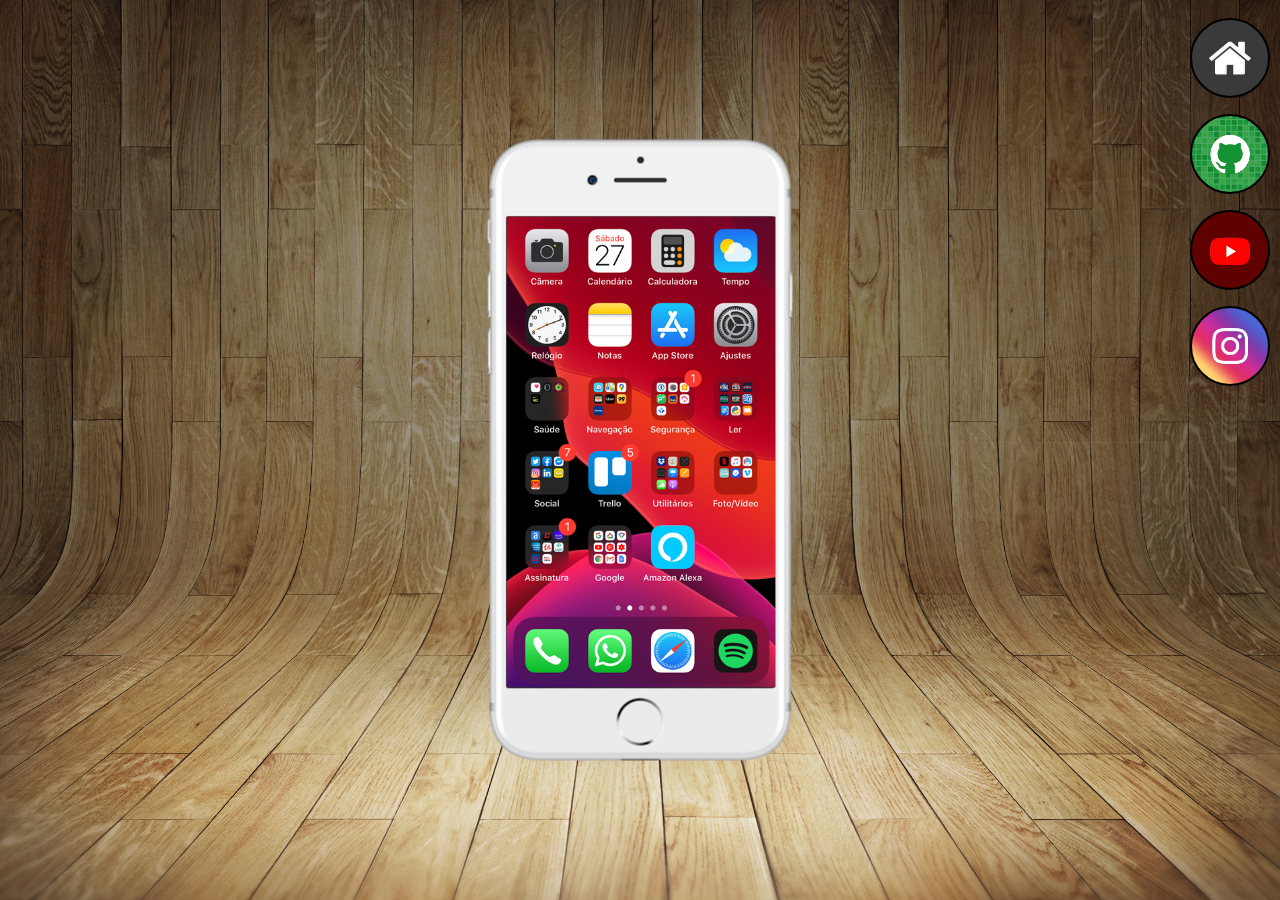
<file: index.html>
<!DOCTYPE html>
<html lang="pt-br">
<head>
    <meta charset="UTF-8">
    <meta name="viewport" content="width=device-width, initial-scale=1.0">
    <title>projeto-social</title>
    <link rel="stylesheet" href="style.css">
    <link rel="shortcut icon" href="favicon.ico" type="image/x-icon">
</head>
<body>
    <main>
        <section id="apps">
            <a href="home.html" target="tela">
                <button id="home"></button>
            </a>
            <a href="github.html" target="tela">
                <button id="github"></button>
            </a>
            <a href="youtube.html" target="tela">
                <button id="youtube"></button>
            </a>
            <a href="instagram.html" target="tela">
                <button id="insta"></button>
            </a>
        </section>
        <section id="celular">
            <iframe src="home.html" name="tela" id="tela" frameborder="0"></iframe>
        </section>
    </main>
</body>
</html>
</file>
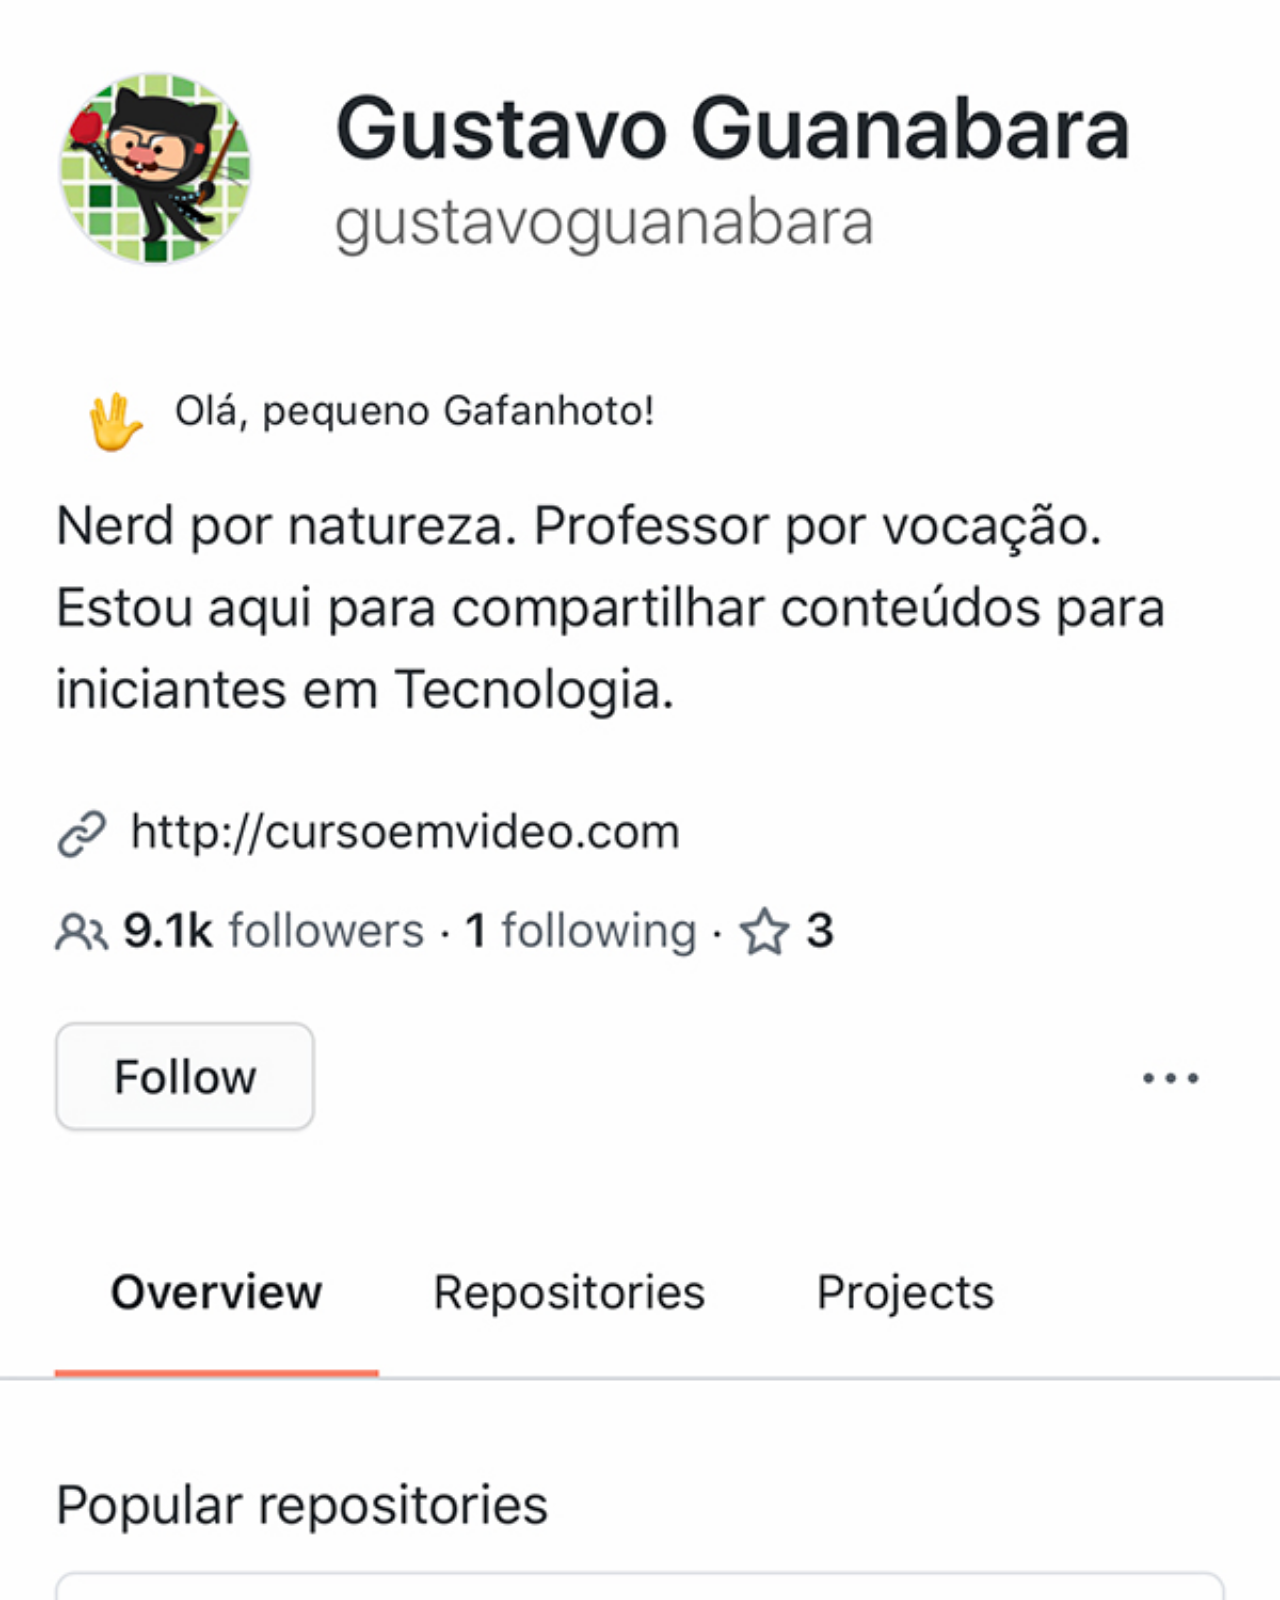
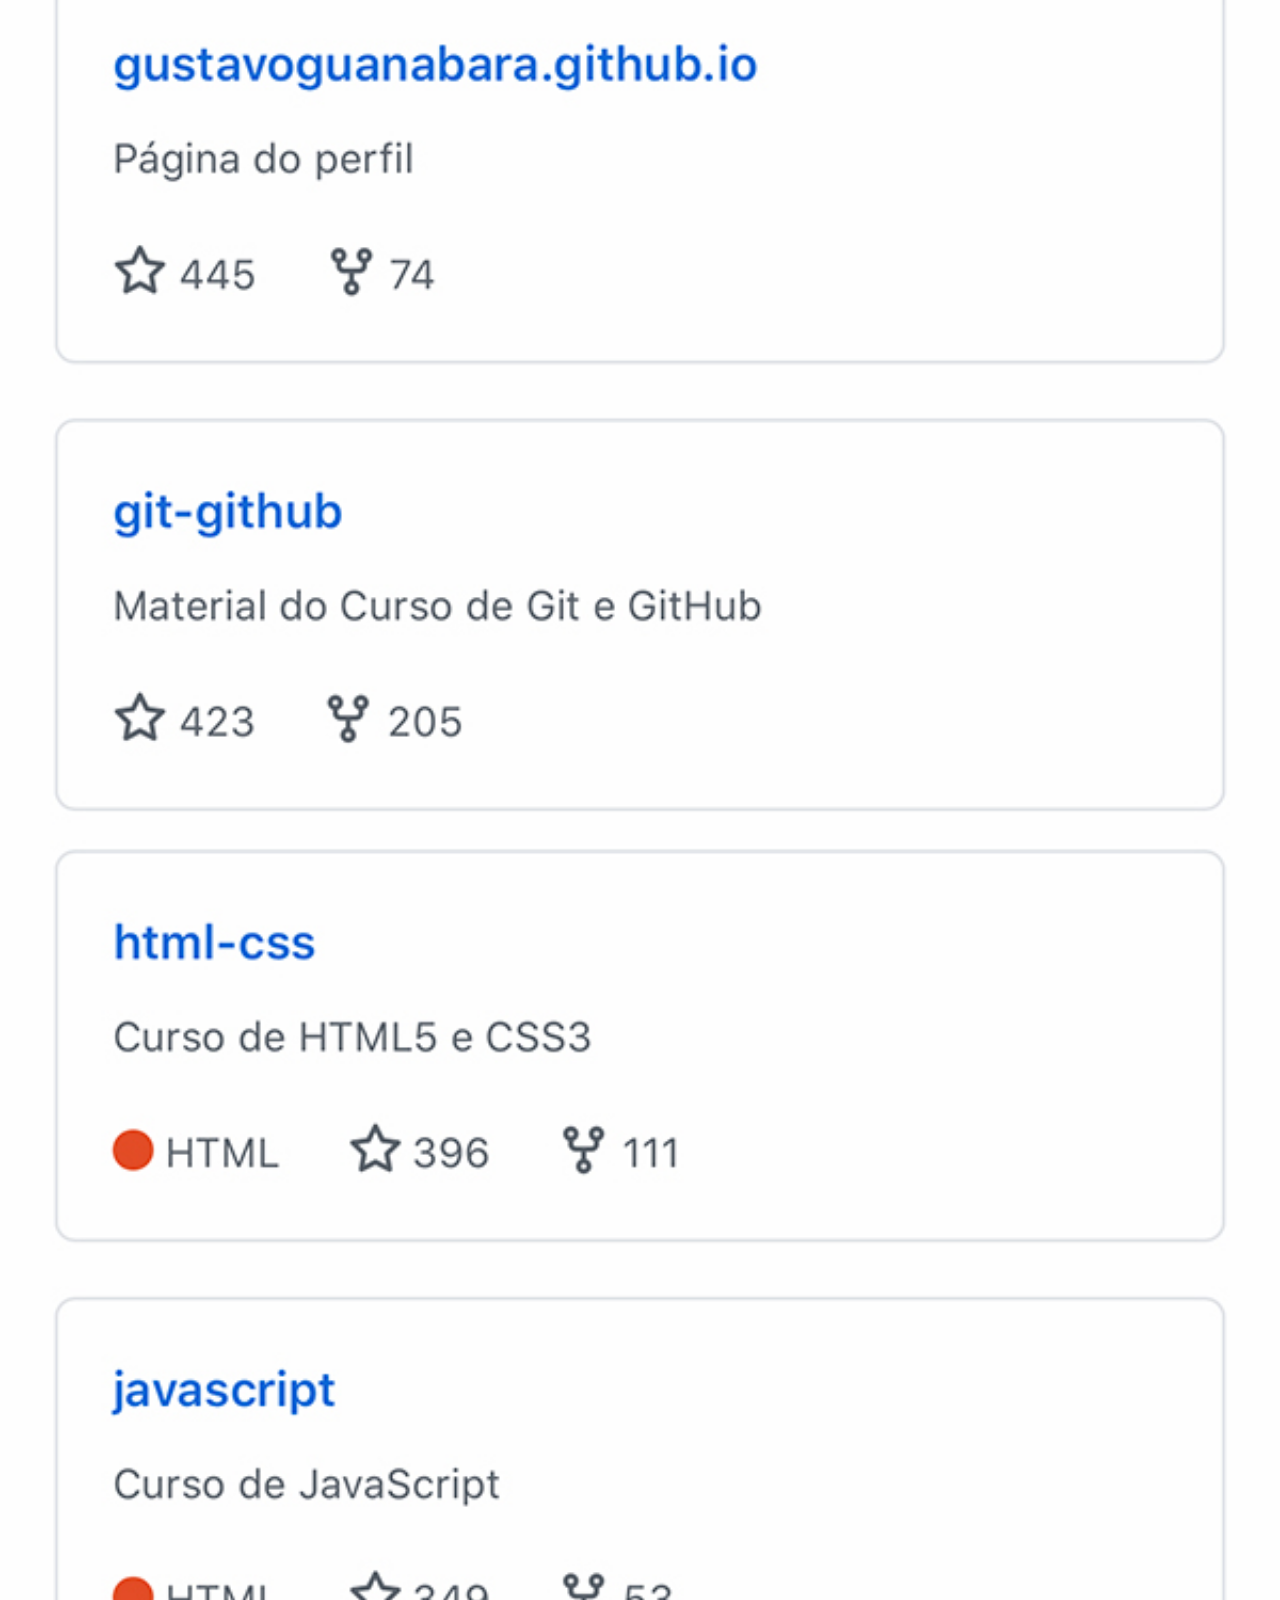
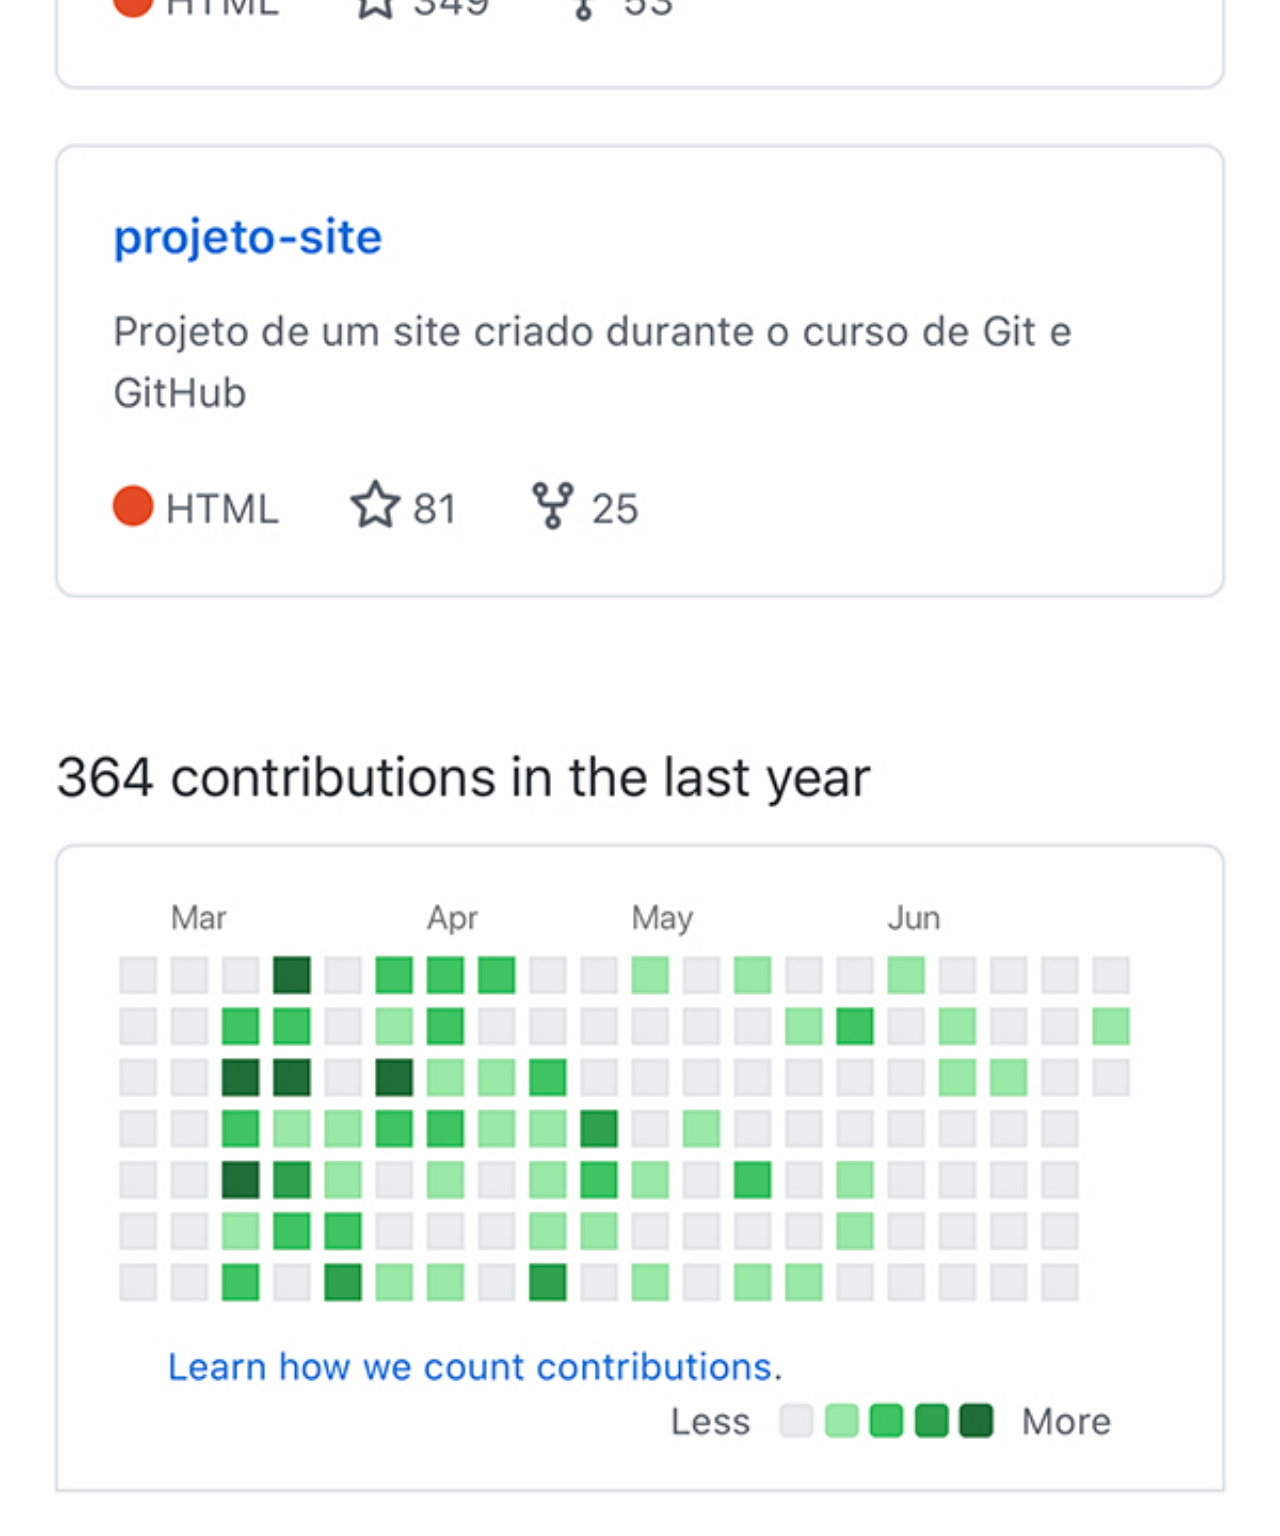
<file: github.html>
<!DOCTYPE html>
<html lang="pt-br">
<head>
    <meta charset="UTF-8">
    <meta name="viewport" content="width=device-width, initial-scale=1.0">
    <title>Document</title>
</head>
<style>
    * {
        margin: 0;
        padding: 0;
    }
::-webkit-scrollbar {
    width: 0px;
    height: 0px;
}

img {
    width: 100vw;
}
    body {
        
    }
</style>
<body>
    <img src="imagens/tela-github.jpg" alt="github">
</body>
</html>
</file>
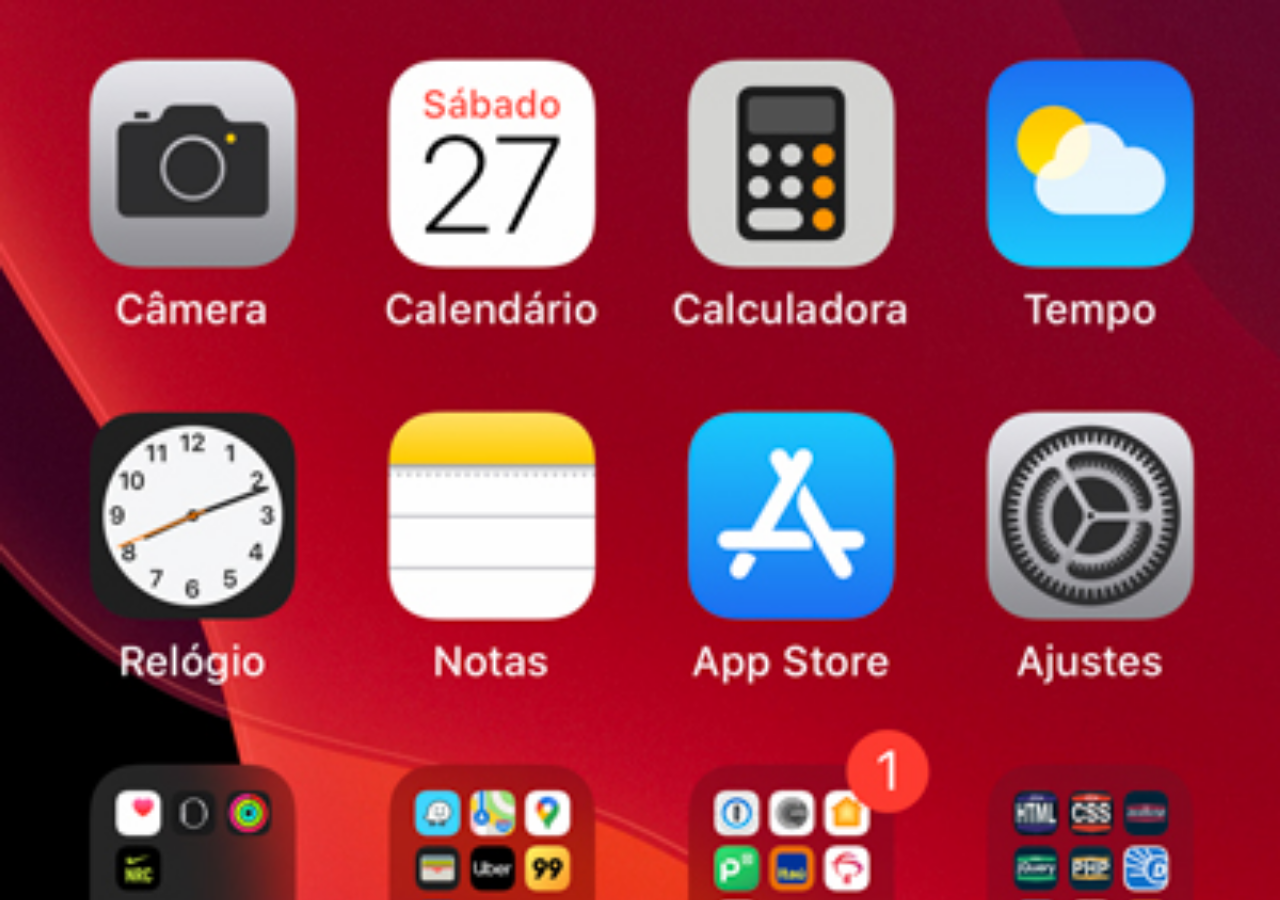
<file: home.html>
<!DOCTYPE html>
<html lang="pt-br">
<head>
    <meta charset="UTF-8">
    <meta name="viewport" content="width=device-width, initial-scale=1.0">
    <title>Document</title>
</head>
<style>
    * {
        margin: 0;
        padding: 0;
    }

    body {
        height: 100vh;
        width: 100vw;
        background-color: black;
        background-image: url(imagens/tela-home.jpg);
        background-repeat: no-repeat;
        background-position: top center;
        background-attachment: fixed;
        background-size: cover;
    }
</style>
<body>
    
</body>
</html>
</file>
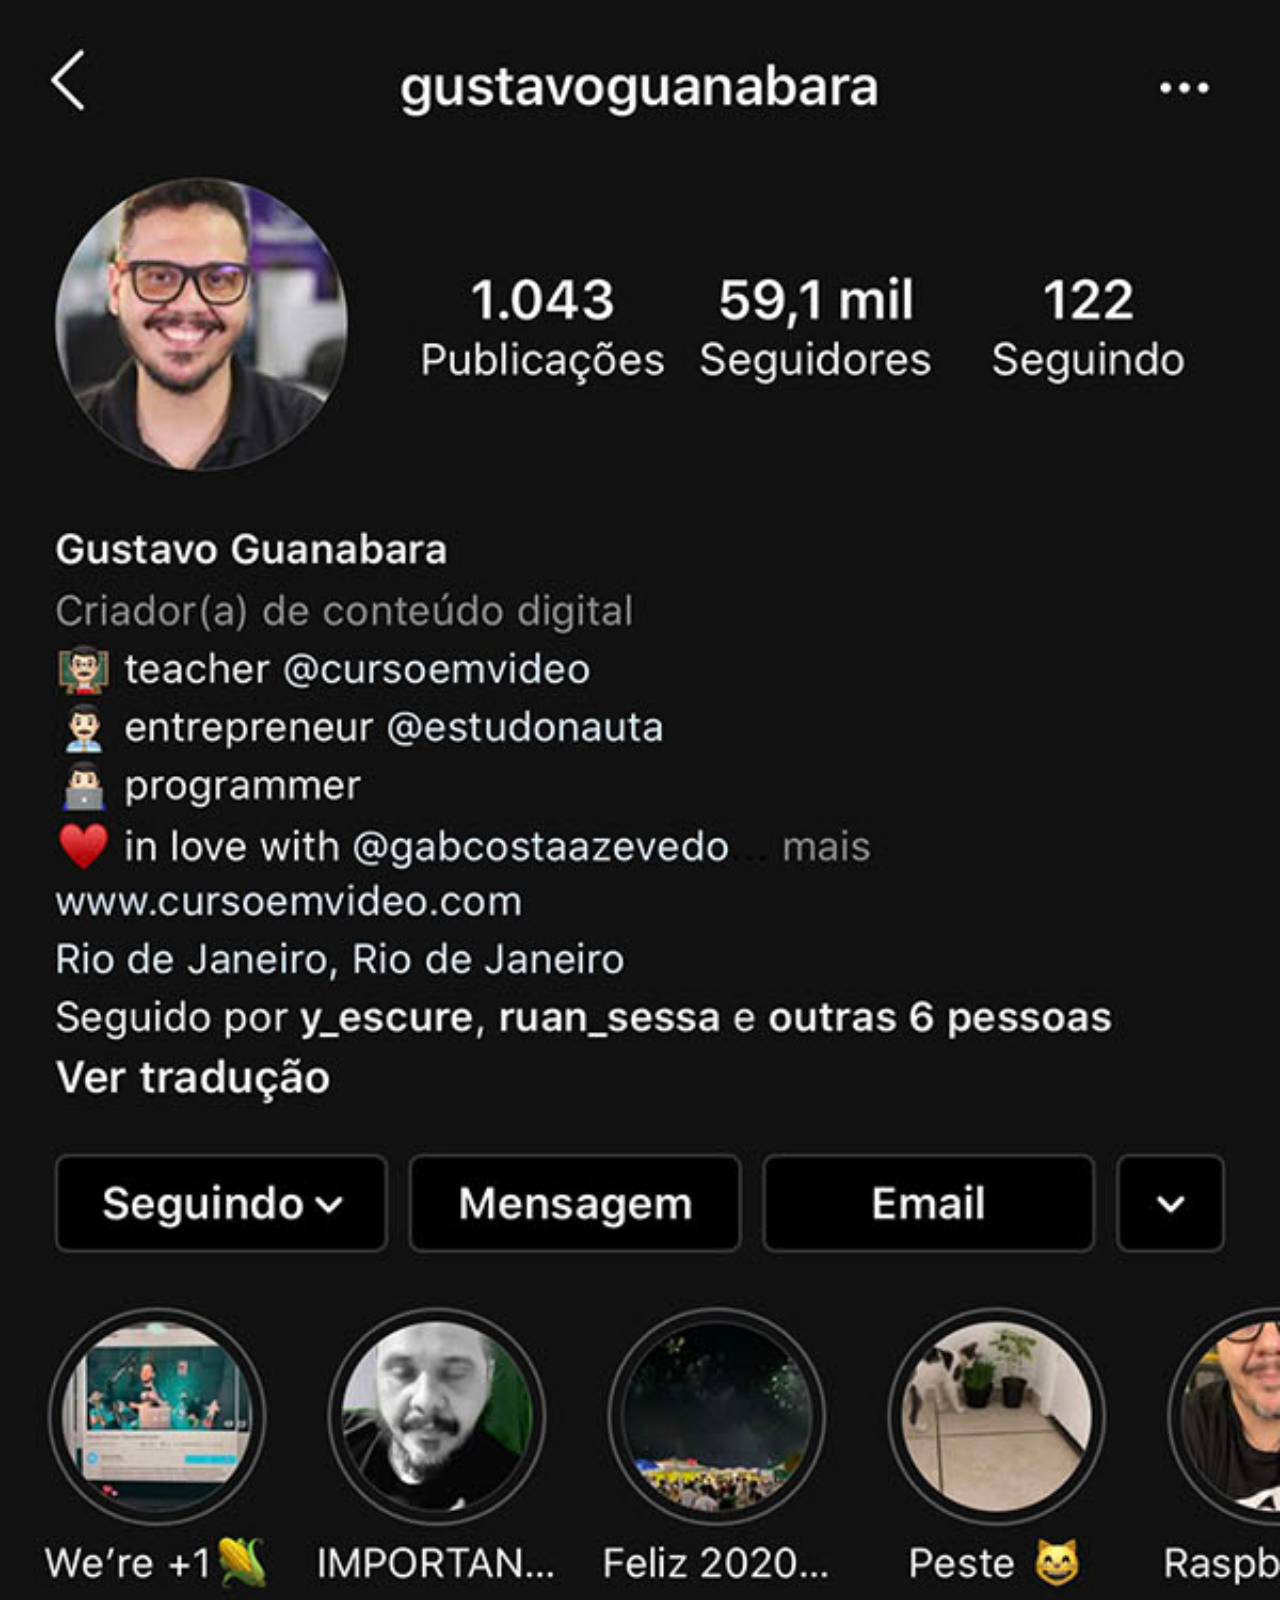
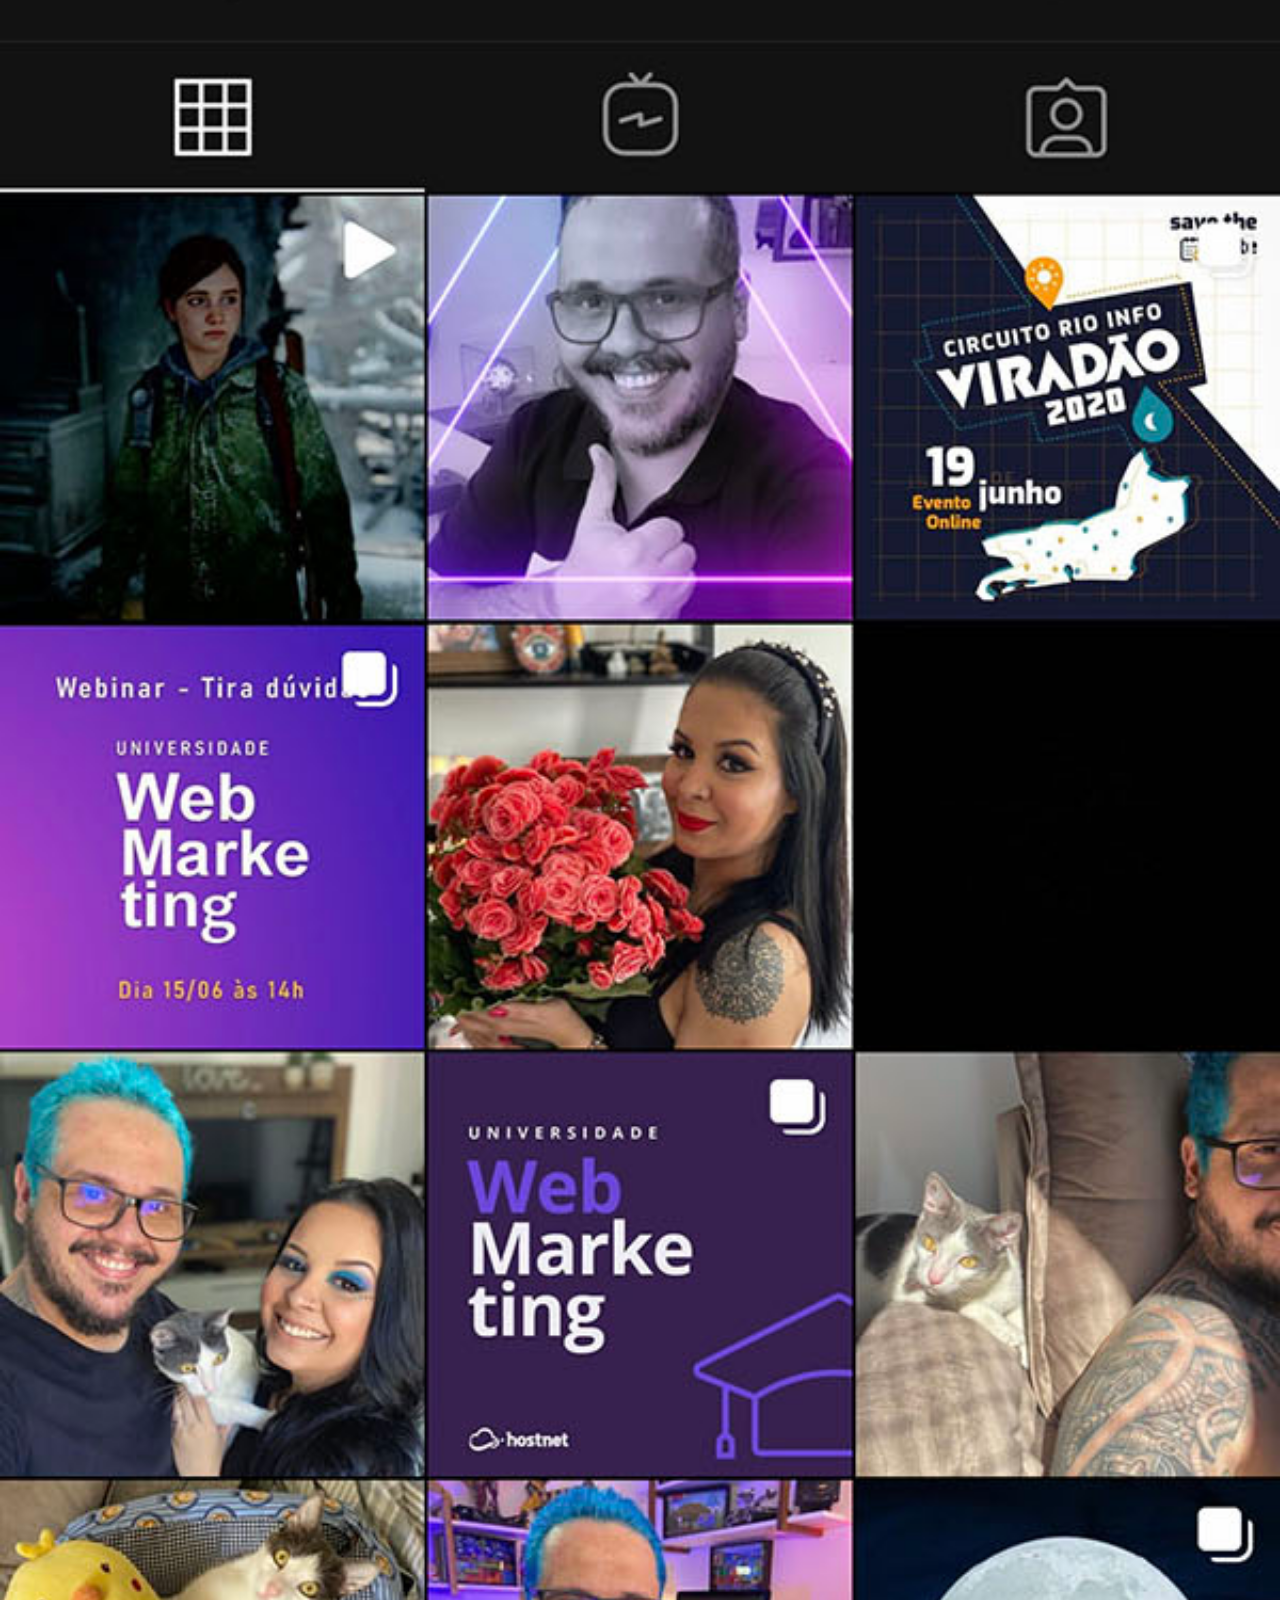
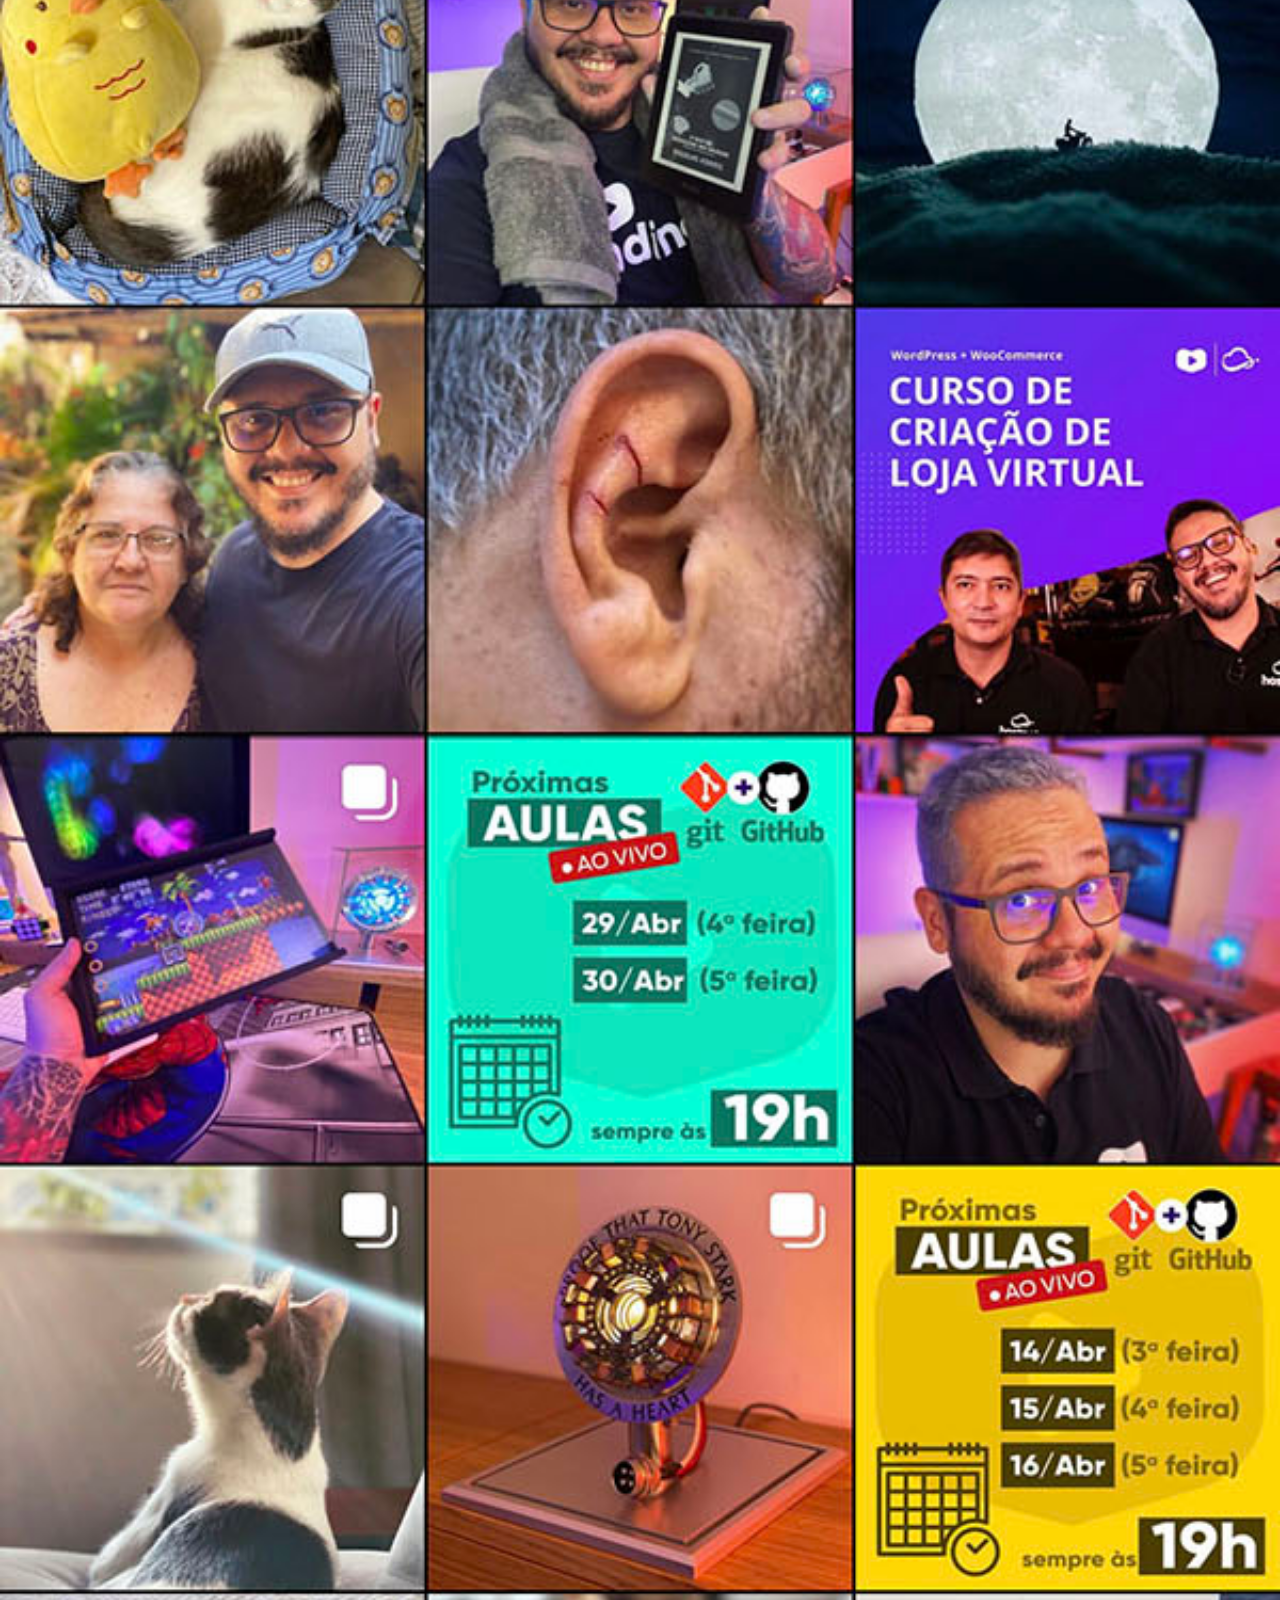
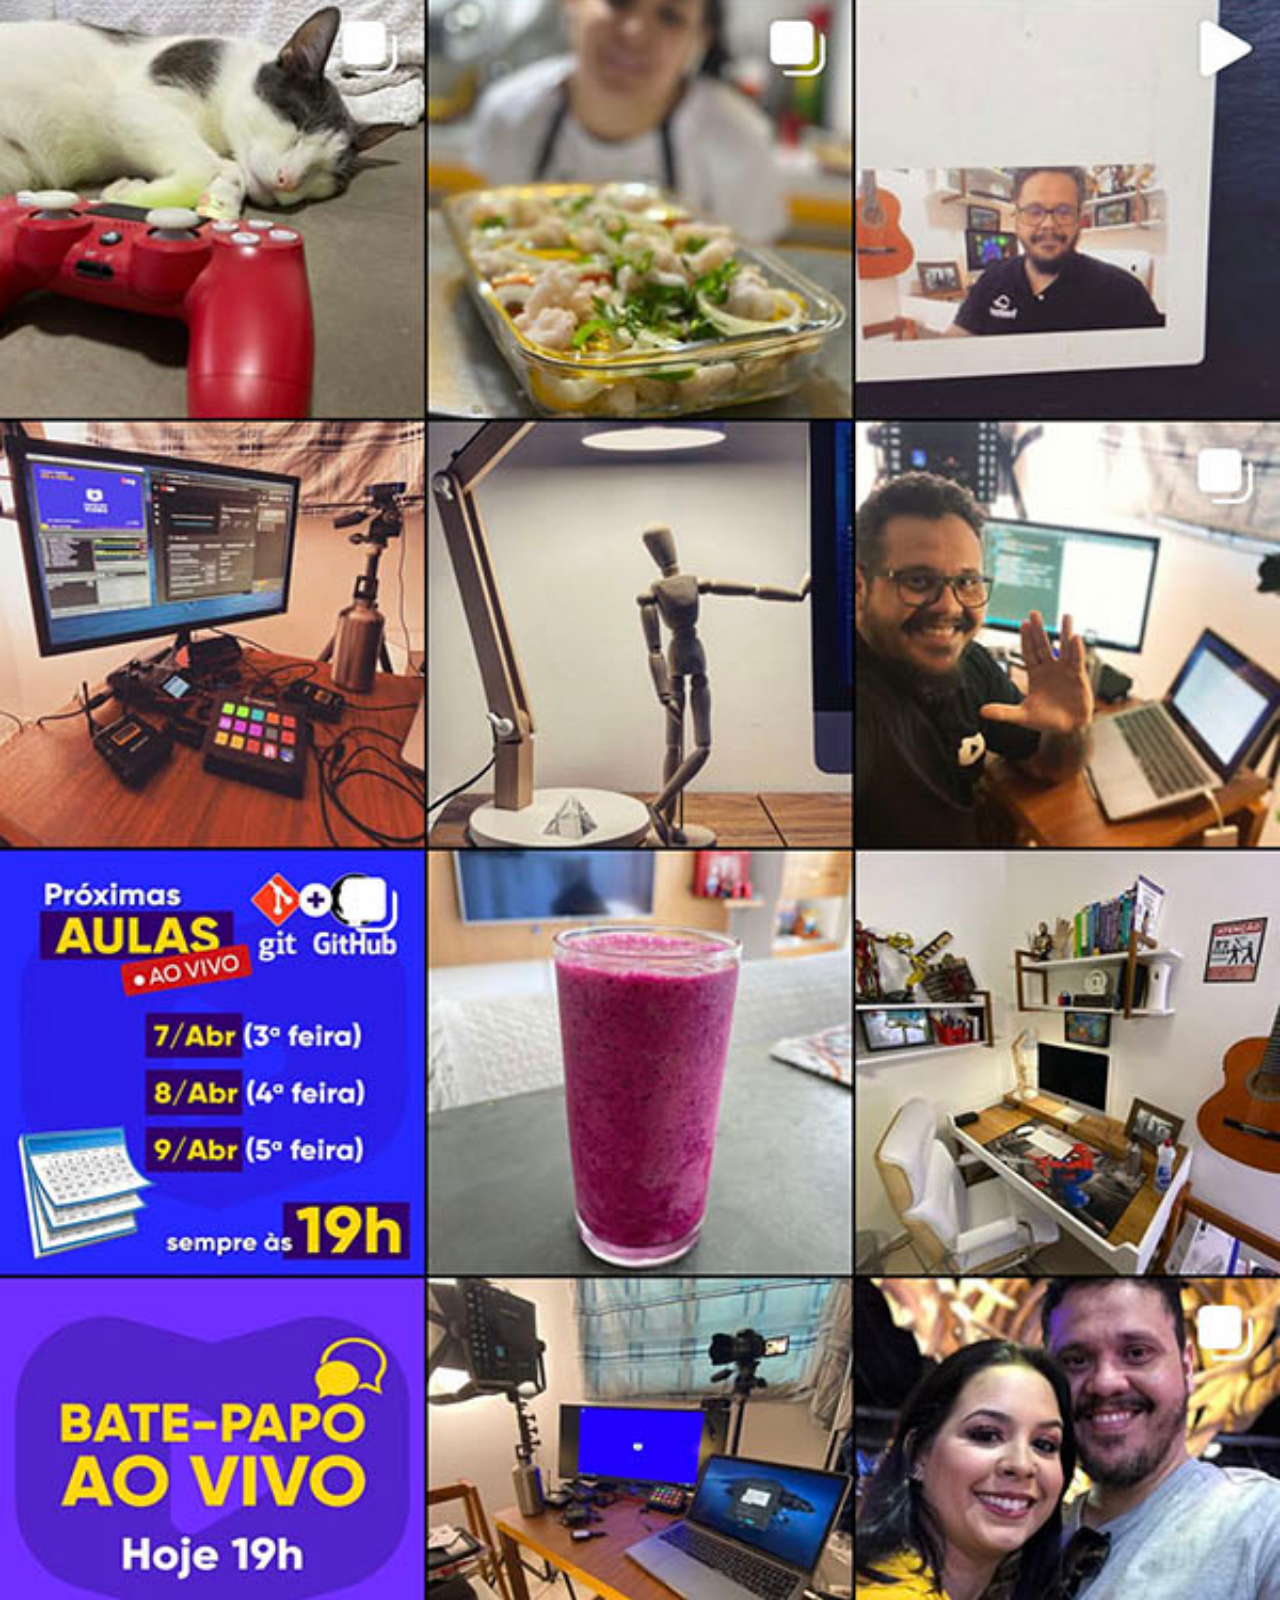
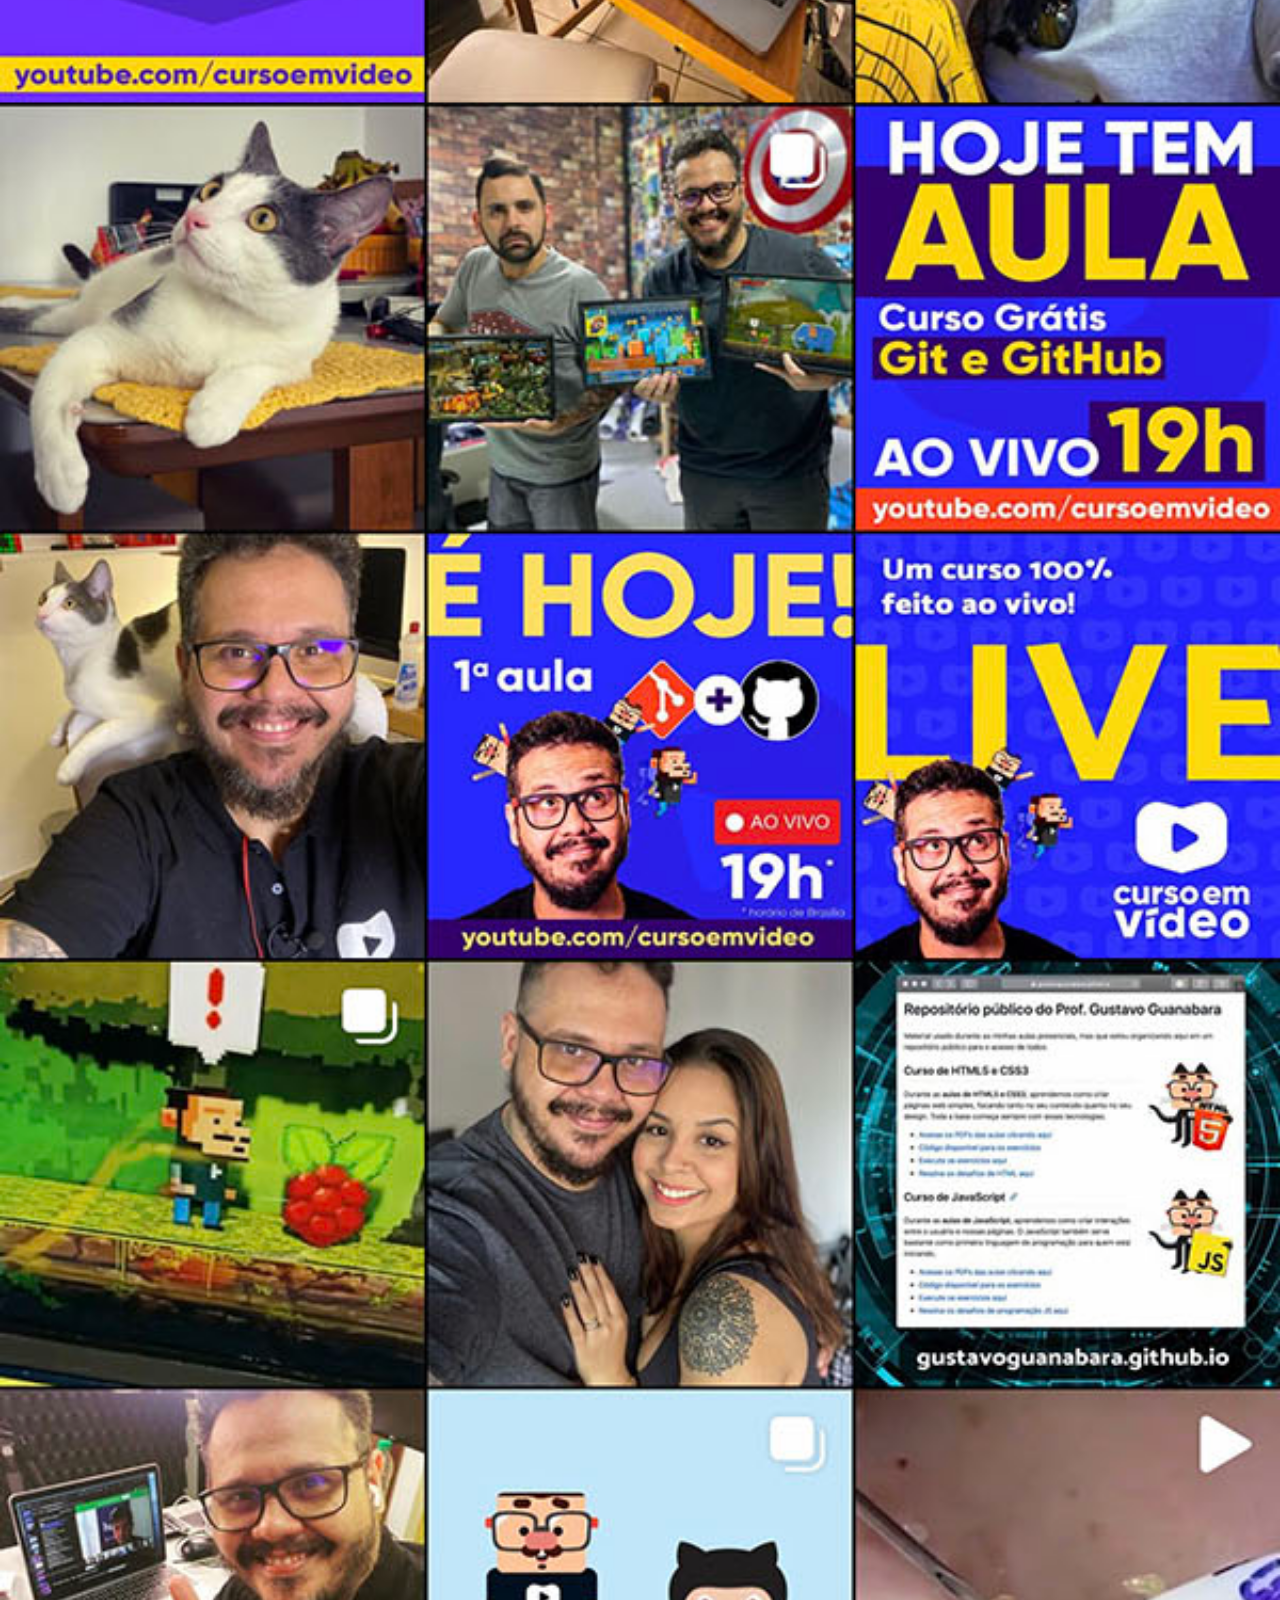
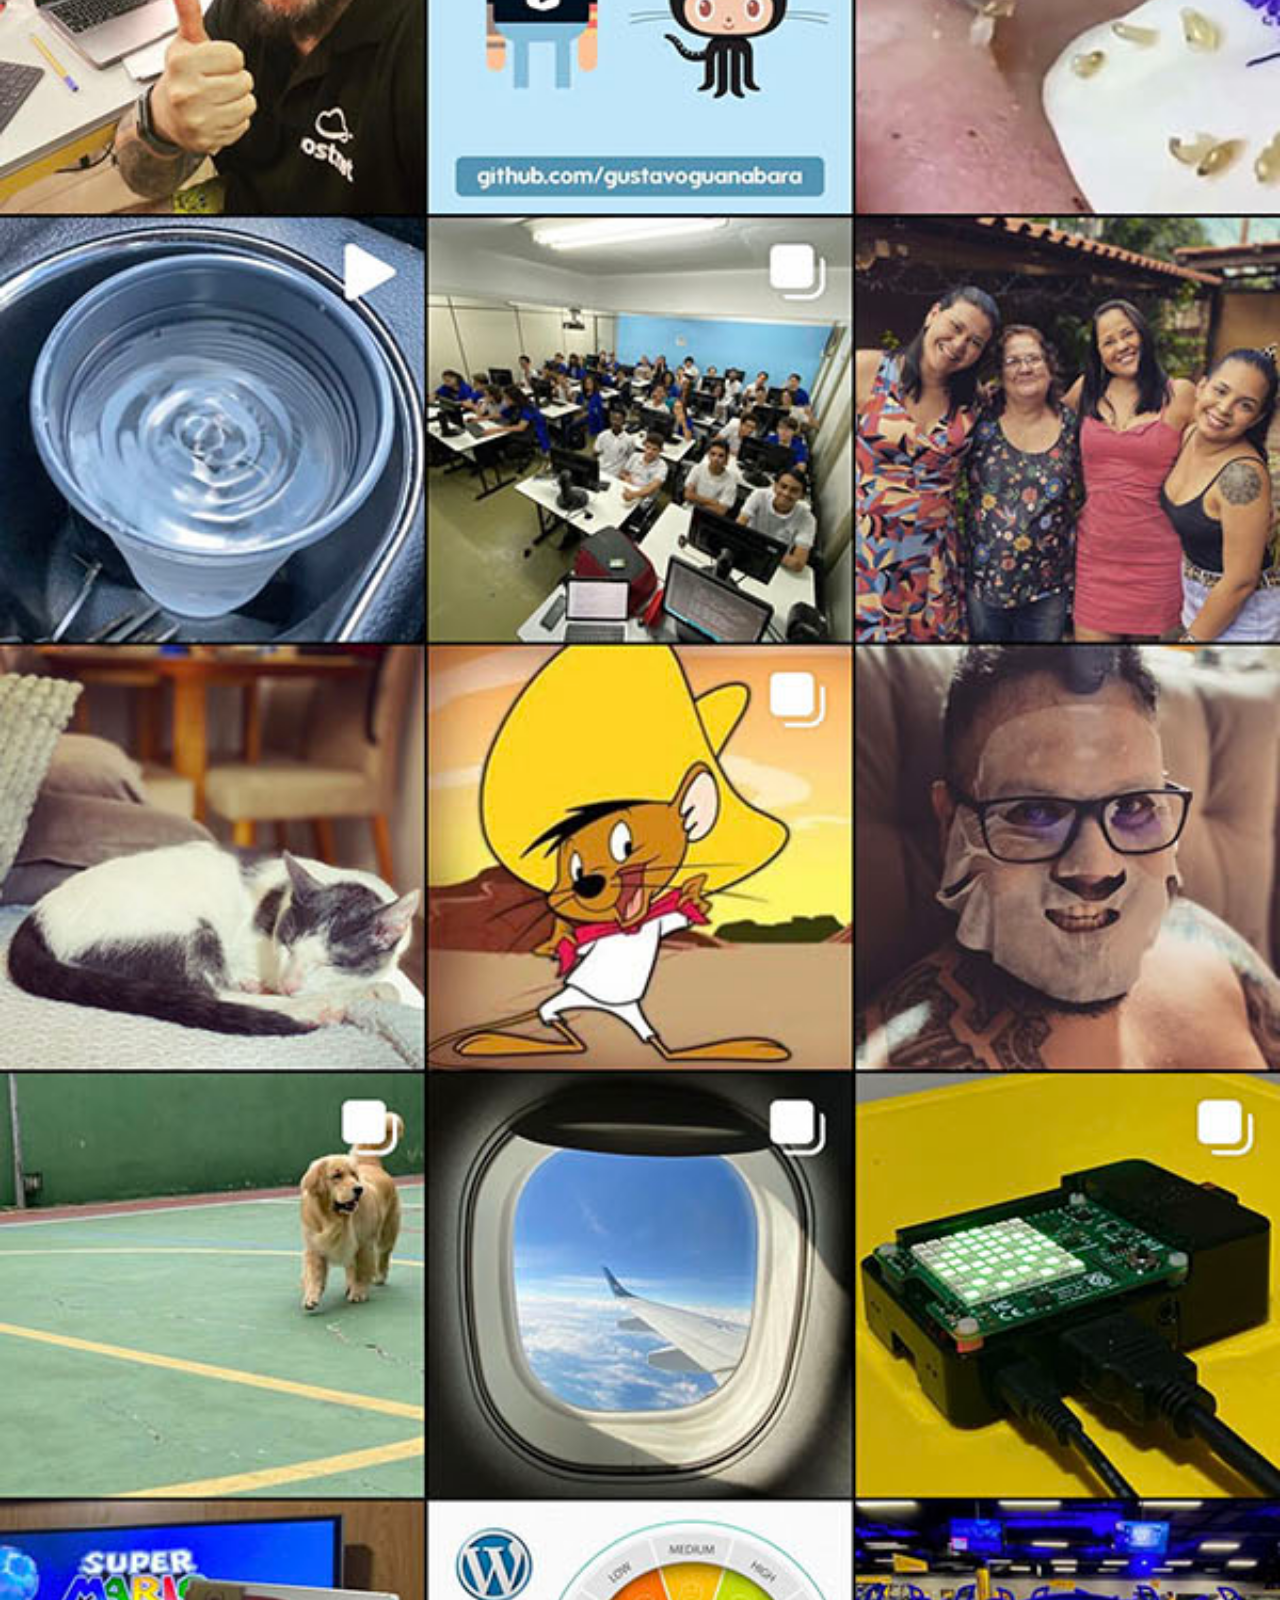
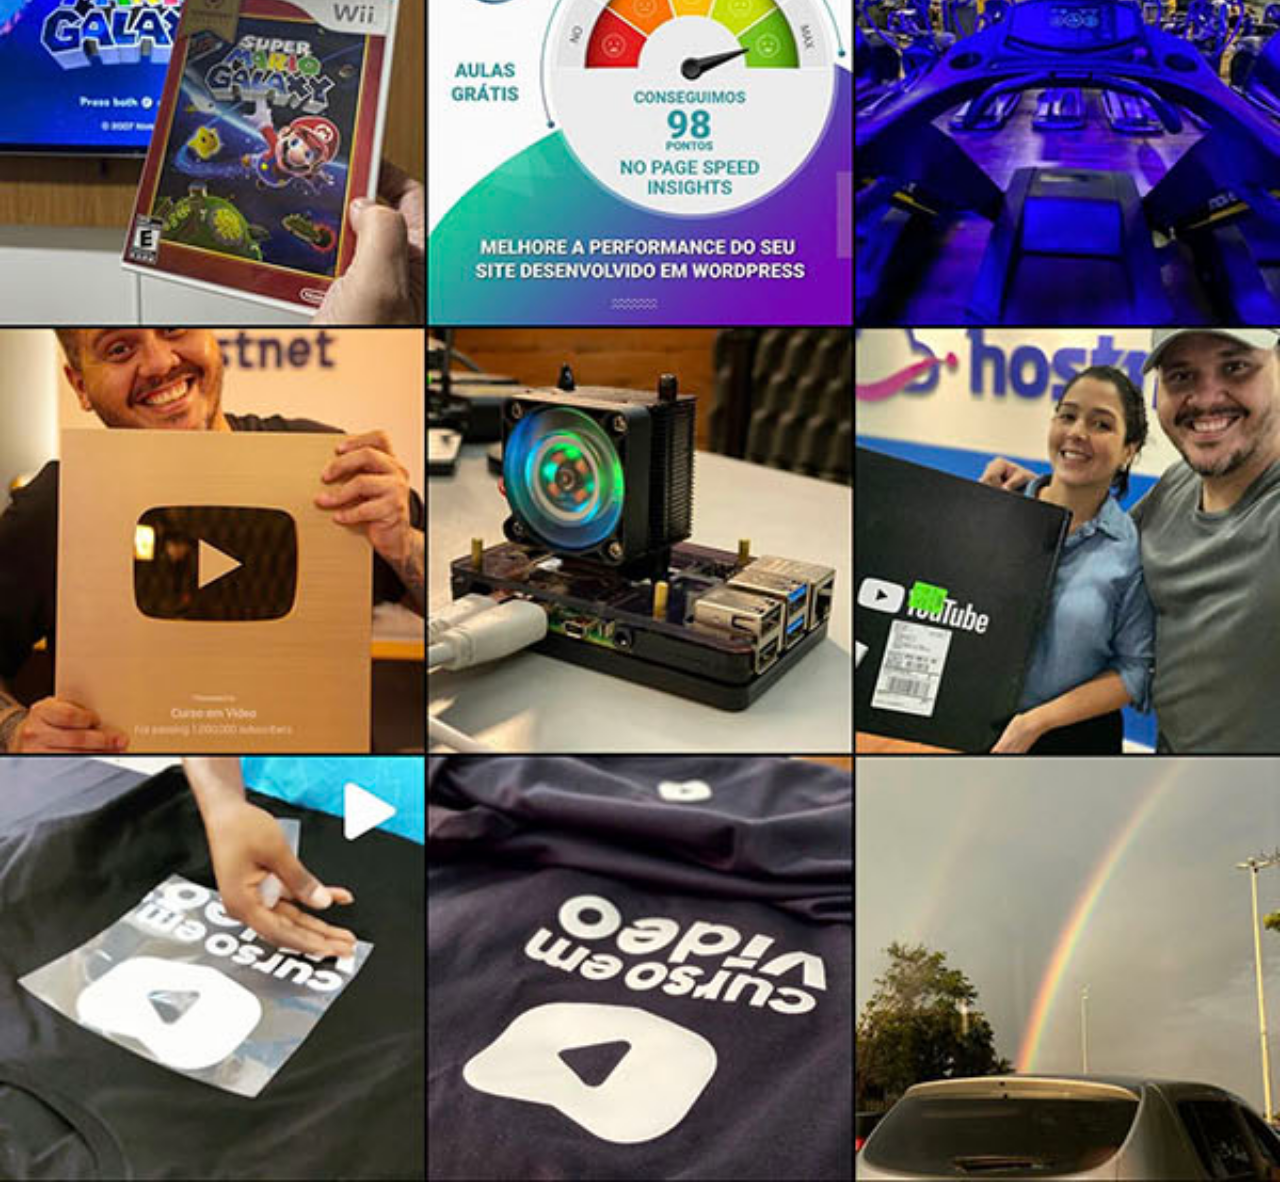
<file: instagram.html>
<!DOCTYPE html>
<html lang="pt-br">
<head>
    <meta charset="UTF-8">
    <meta name="viewport" content="width=device-width, initial-scale=1.0">
    <title>Document</title>
</head>
<style>
    * {
        margin: 0;
        padding: 0;
    }
::-webkit-scrollbar {
    width: 0px;
    height: 0px;
}

img {
    width: 100vw;
}
    body {
        
    }
</style>
<body>
    <img src="imagens/tela-instagram.jpg" alt="instagram">
</body>
</html>
</file>
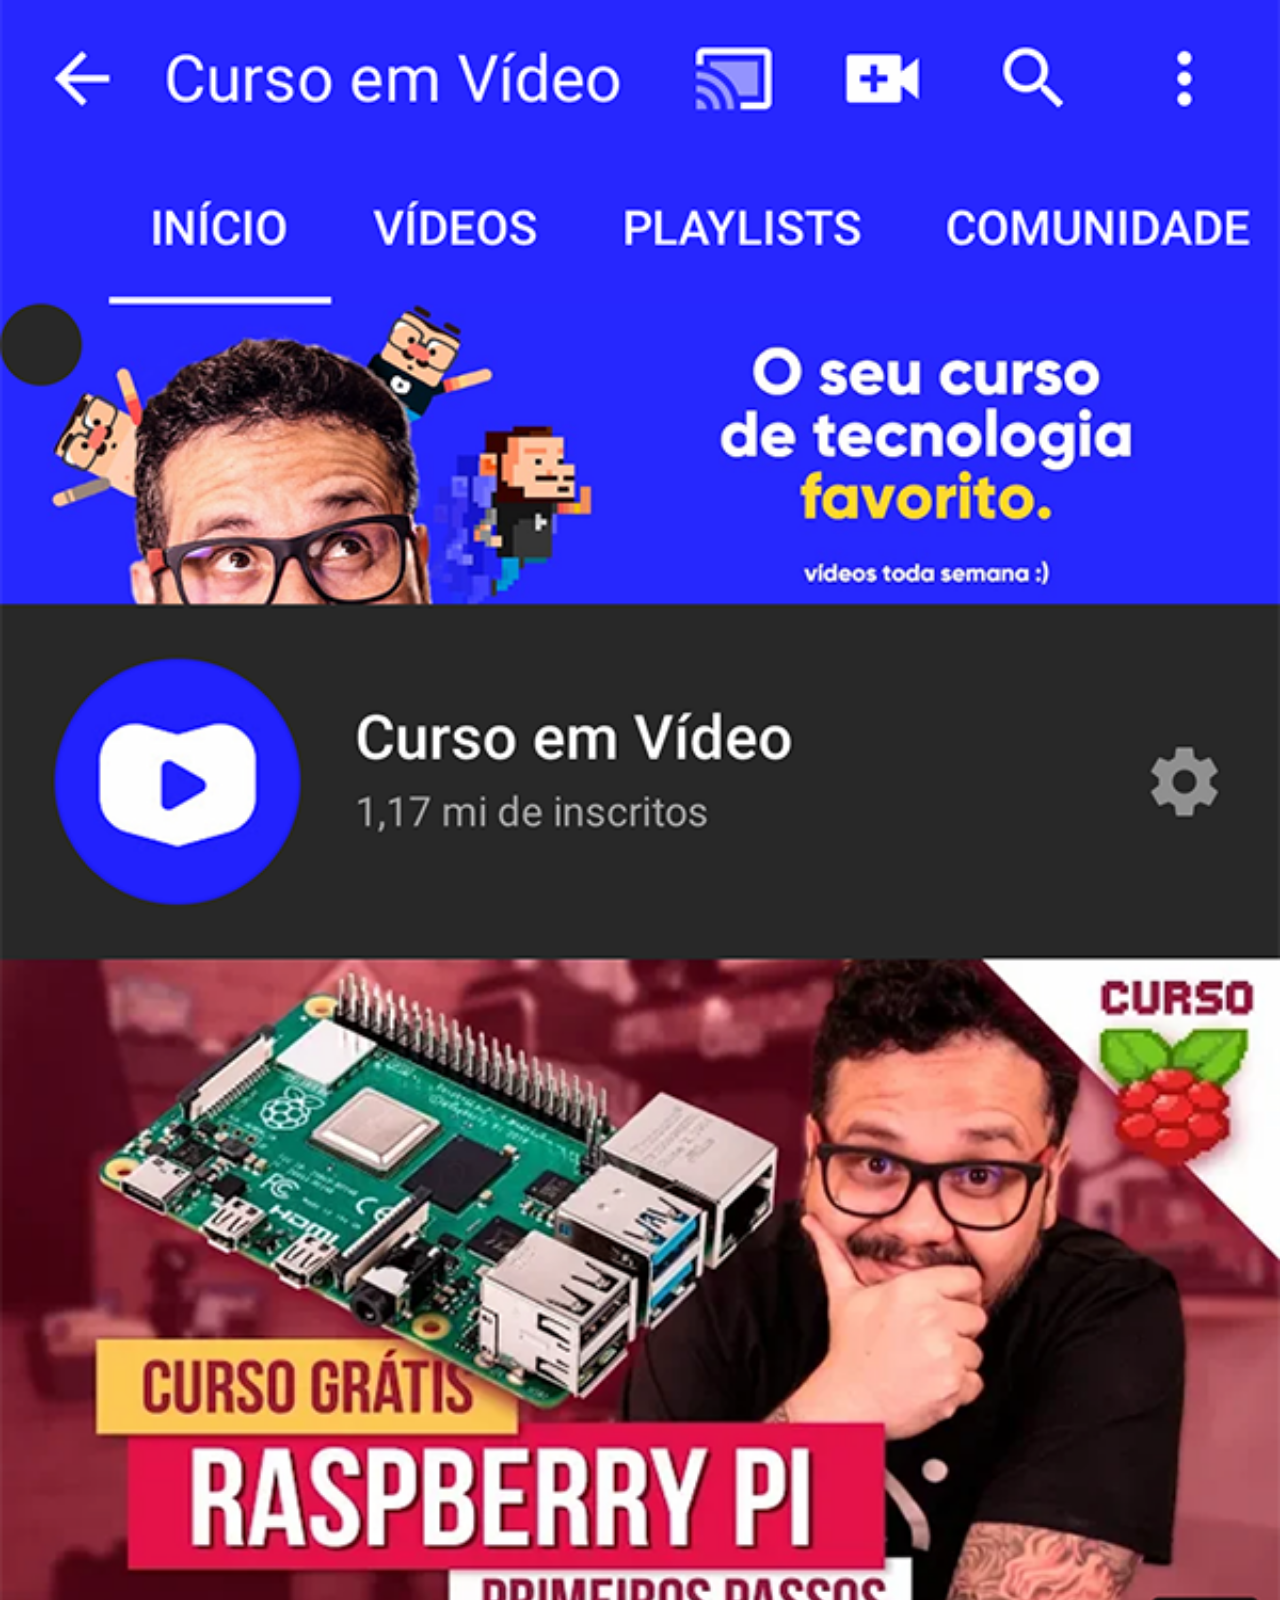
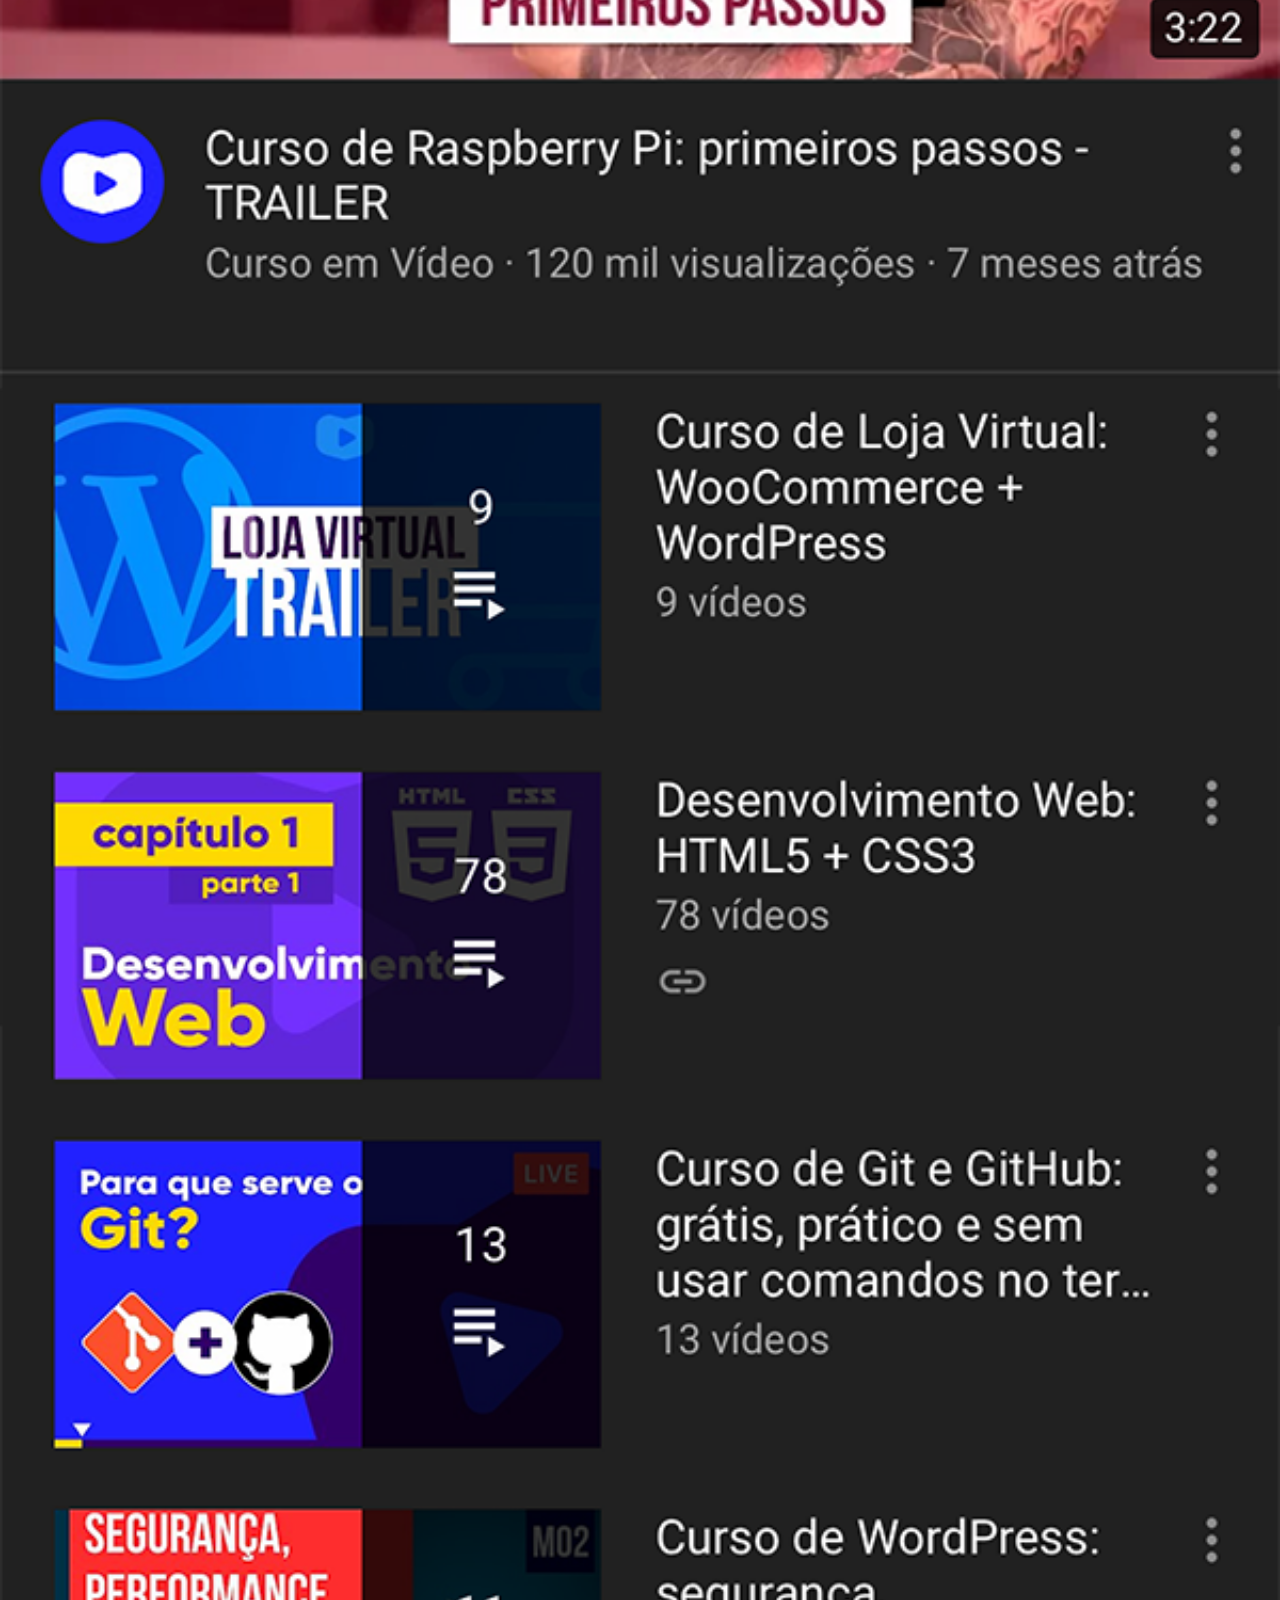
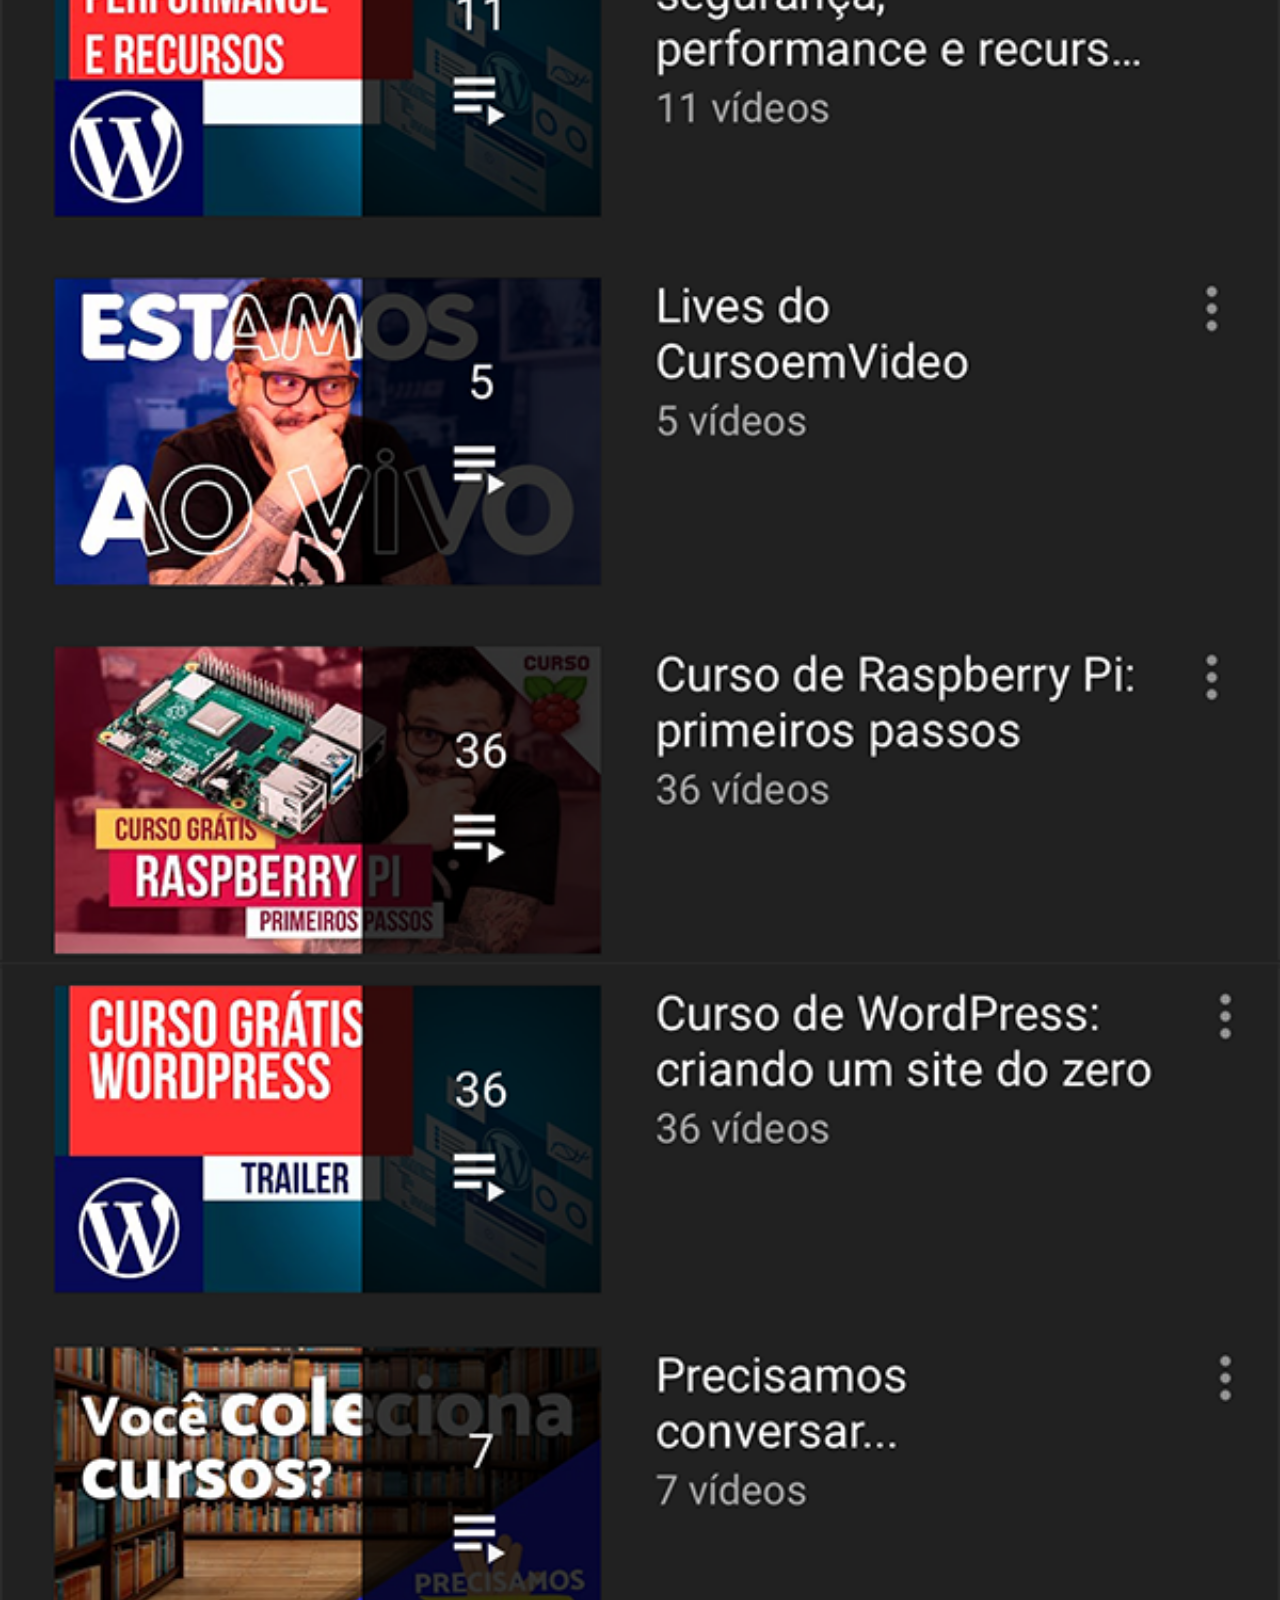
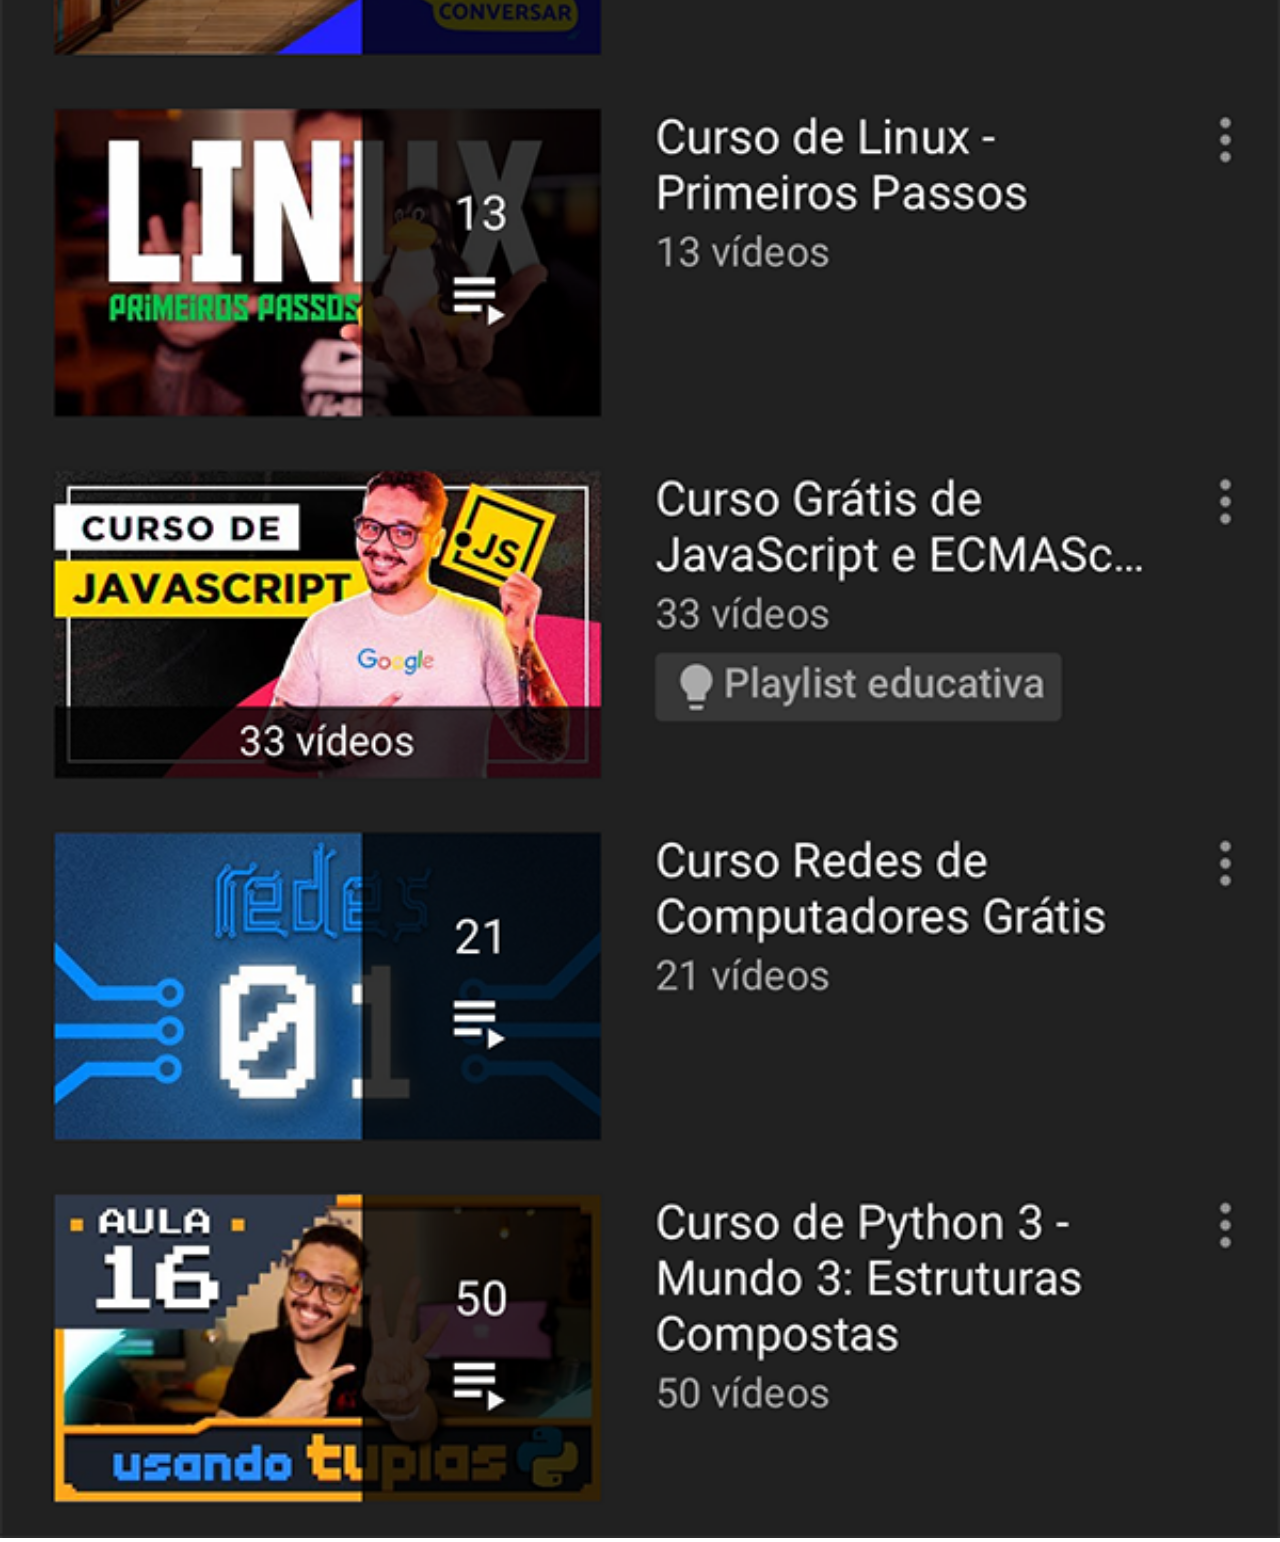
<file: youtube.html>
<!DOCTYPE html>
<html lang="pt-br">
<head>
    <meta charset="UTF-8">
    <meta name="viewport" content="width=device-width, initial-scale=1.0">
    <title>Document</title>
</head>
<style>
    * {
        margin: 0;
        padding: 0;
    }
::-webkit-scrollbar {
    width: 0px;
    height: 0px;
}

img {
    width: 100vw;
}
    body {
        
    }
</style>
<body>
    <img src="imagens/tela-youtube.png" alt="youtube">
</body>
</html>
</file>
<file: style.css>
* {
    margin: 0;
    padding: 0;
    box-sizing: border-box;
    font-family: Arial, Helvetica, sans-serif;
}

html, body {
    height: 100vh;
    width: 100vw;
    background-color: black;
}

body {
    background-image: url(imagens/fundo-madeira.jpg);
    background-repeat: no-repeat;
    background-size: cover;
    background-attachment: fixed;
    background-position: top center;
}

main {
    display: flex;
    height: 100vh;
    position: relative;
    flex-direction: row-reverse;
}

#celular {
    background-image: url(imagens/frame-iphone.png);
    background-repeat: no-repeat;
    position: absolute;
    top: 50%;
    left: 50%;
    transform: translate(-50%, -50%);
    height: 627px;
    width: 311px;
}

iframe#tela {
    position: relative;
    top: 80px;
    left: 22px;
    width: 269px;
    height: 471px;
}

#apps {
    min-width: 90px;
    display: flex;
    flex-direction: column;
    justify-content: start;
    align-items: center;
    padding: 10px;
}

button {
    border: 2px solid black;
    margin: 8px 0px;
    height: 80px;
    width: 80px;
    border-radius: 50%;
}

button:hover {
    scale: 1.2;
    border: 2px solid rgb(255, 255, 255);
    transition: .4s;
}

#youtube {
    background-image: url(imagens/logo-youtube.jpg);
    background-size: cover;
}

#github {
    background-image: url(imagens/logo-github.jpg);
    background-size: cover;
}

#insta {
    background-image: url(imagens/logo-instagram.jpg);
    background-size: cover;
}

#home {
    background-image: url(imagens/logo-home.jpg);
    background-size: cover;
}
</file>
